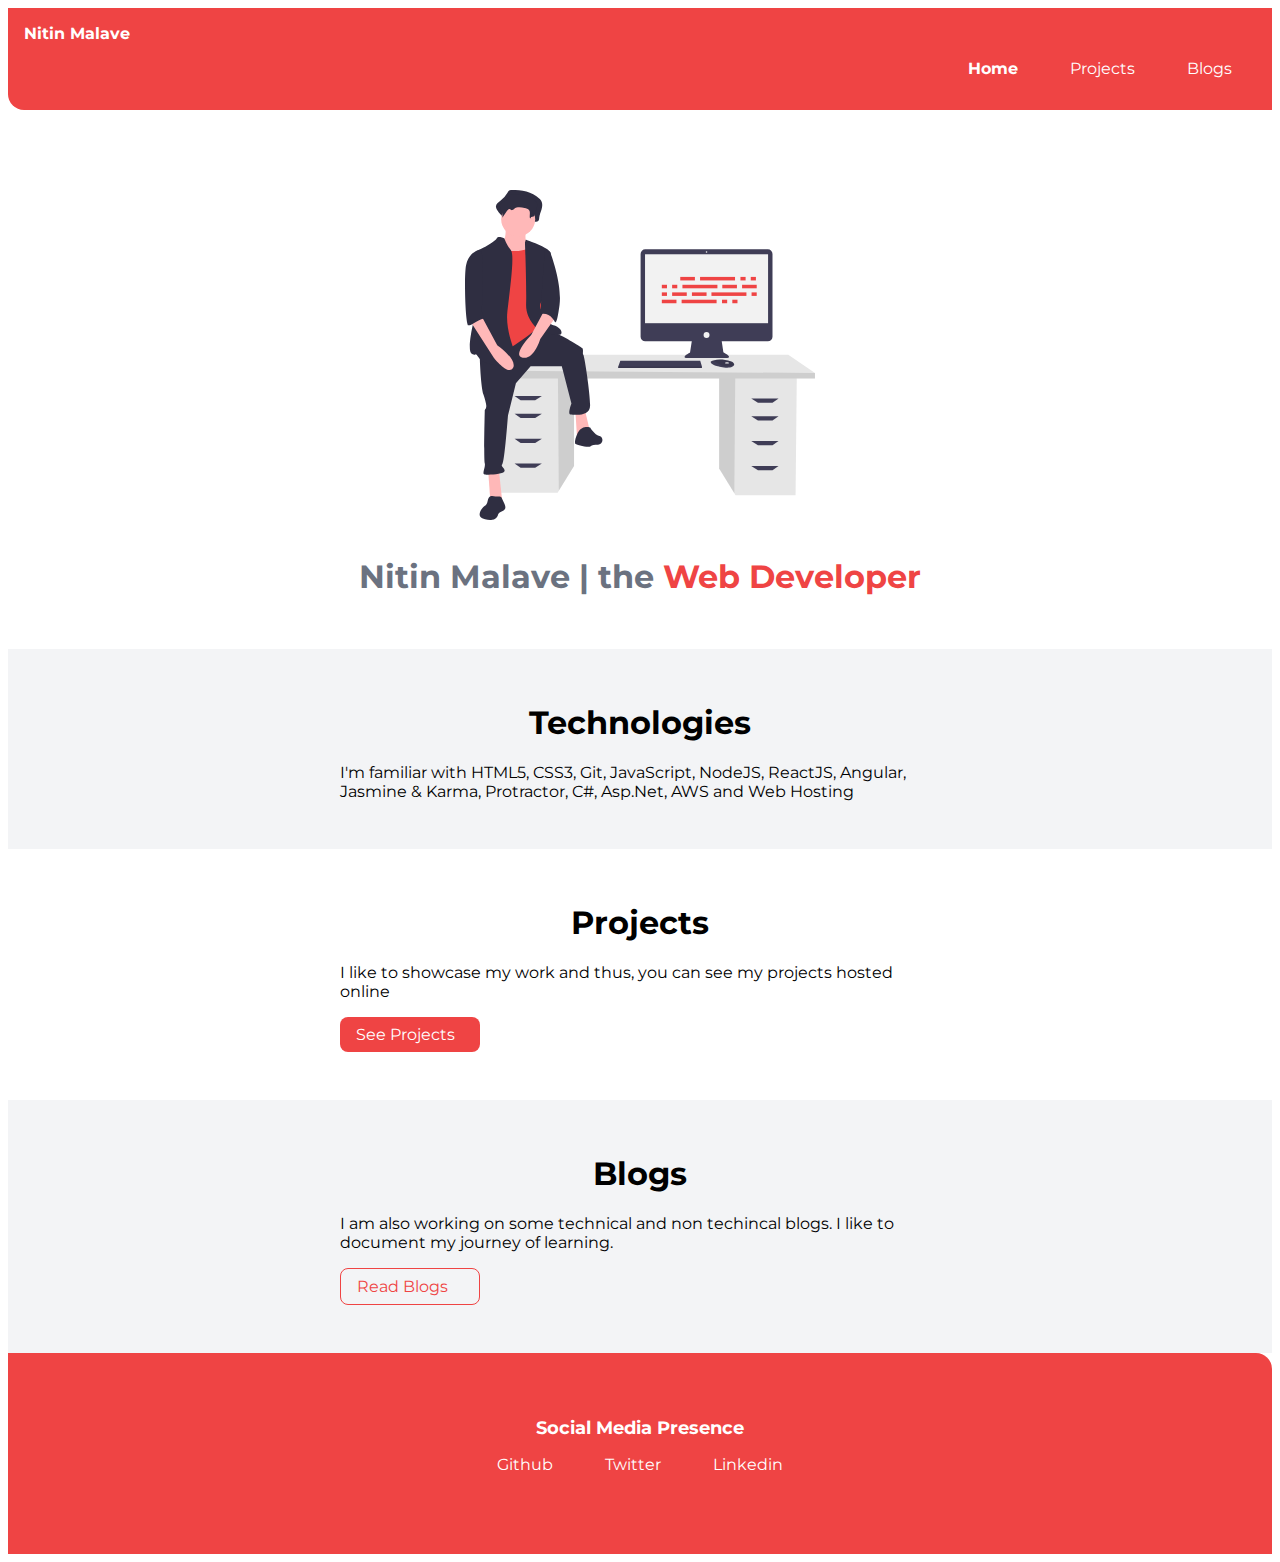
<file: index.html>
<!DOCTYPE html>
<html lang="en">
<head>
    <meta charset="UTF-8">
    <meta name="viewport" content="width=device-width, initial-scale=1.0">
    <title>home | nitinmalave</title>
    <link href="styles.css" rel="stylesheet" />
</head>
<body>
    <nav class="navigation container">
        <div class="nav-brand">Nitin Malave</div>
        <ul class="list-non-bullet nav-pills">
            <li class="list-item-inline">
                <a class="link link-active" href="/">Home</a>
            </li>
            <li class="list-item-inline">
                <a class="link" href="/projects.html">Projects</a>
            </li>
            <li class="list-item-inline">
                <a class="link" href="/blogs.html">Blogs</a>
            </li>
        </ul>
    </nav>

    <header class="hero">
        <img class="hero-image" src="images/my_svg.svg" />
        <h1 class="hero-heading">Nitin Malave | the <span class="heading-inverted"> Web Developer</span></h1>
    </header>

    <section class="section ow">
        <div class="container container-center">
            <h1>Technologies</h1>
            <p>I'm familiar with HTML5, CSS3, Git, JavaScript, NodeJS, ReactJS, Angular, Jasmine & Karma, Protractor, C#, Asp.Net, AWS and Web Hosting</p>
        </div>
    </section>

    <section class="section">
        <div class="container container-center">
            <h1>Projects</h1>
            <p>I like to showcase my work and thus, you can see my projects hosted online</p>
            <a class="link link-primary" href="/projects.html">See Projects</a>
        </div>
    </section>

    <section class="section ow">
        <div class="container container-center">
            <h1>Blogs</h1>
            <p>I am also working on some technical and non techincal blogs. I like to document my journey of learning.</p>
            <a class="link link-secondary" href="/blogs.html">Read Blogs</a>
        </div>
    </section>

    <footer class="footer">
        <div class="footer-header">Social Media Presence</div>
        <ul class="social-links list-non-bullet">
            <li class="list-item-inline">
                <a class="link" href="https://github.com/nitinmalave" target="_blank">
                    Github
                </a>
            </li>
            <li class="list-item-inline">
                <a class="link" href="https://twitter.com/malave_nitin" target="_blank">
                    Twitter
                </a>
            </li>
            <li class="list-item-inline">
                <a class="link" href="https://in.linkedin.com/in/nitin-malave-a7946711b" target="_blank">
                    Linkedin
                </a>
            </li>
            
        </ul>
    </footer>


    
</body>
</html>
</file>
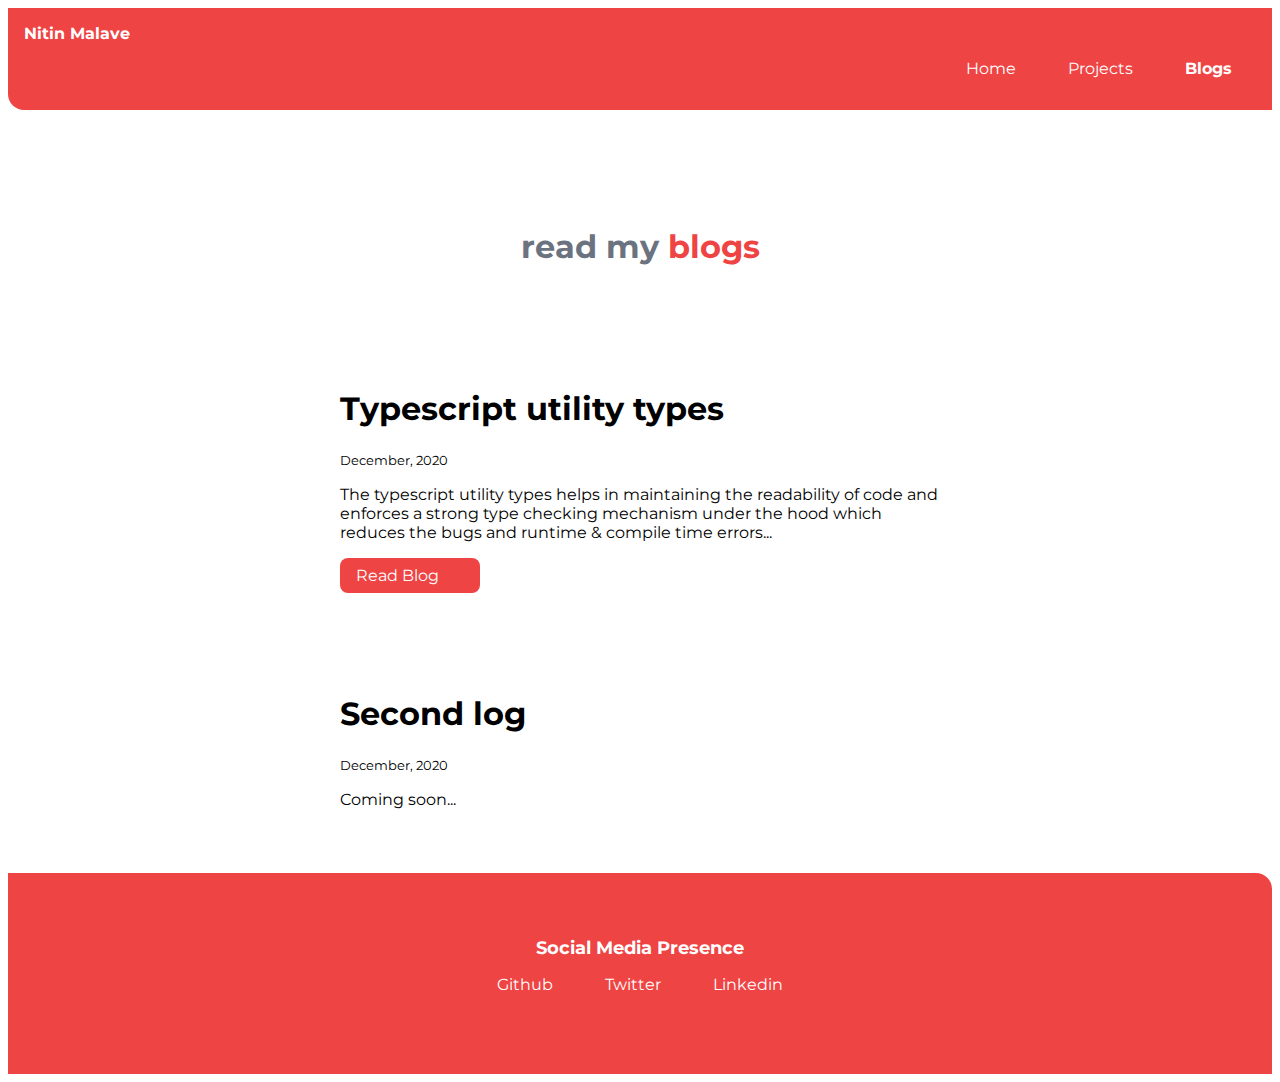
<file: blogs.html>
<!DOCTYPE html>
<html lang="en">
<head>
    <meta charset="UTF-8">
    <meta name="viewport" content="width=device-width, initial-scale=1.0">
    <link href="styles.css" rel="stylesheet" />
    <title>blogs | nitinmalave</title>
</head>
<body>
    <nav class="navigation container">
        <div class="nav-brand">Nitin Malave</div>
        <ul class="list-non-bullet nav-pills">
            <li class="list-item-inline">
                <a class="link" href="/">Home</a>
            </li>
            <li class="list-item-inline">
                <a class="link " href="/projects.html">Projects</a>
            </li>
            <li class="list-item-inline">
                <a class="link link-active" href="/blogs.html">Blogs</a>
            </li>
        </ul>
    </nav>

    <header class="hero">
        <h1 class="hero-heading">read my <span class="heading-inverted">blogs</span></h1>
    </header>

    <ul class="list-non-bullet">

        <li>
            <article class="showcase-list container container-center ">
                <h1>Typescript utility types</h1>
            <small>December, 2020</small>
            <p>The typescript utility types helps in maintaining the readability of code and enforces a strong type checking mechanism under the hood which reduces the bugs and runtime & compile time errors...</p>

            <a class="link link-primary" href="https://nitinmalave.hashnode.dev/what-are-the-basic-utility-types-in-typescript" target="_blank">Read Blog</a>
            </article>
            
        </li>

        <li>
            <article class="showcase-list container container-center ">
                <h1>Second log</h1>
                <small>December, 2020</small>
                <p>Coming soon...</p>
    
                <!-- <a class="link link-primary" aria-disabled="true" href="/blogs.html">...</a> -->
                 </article>
            
        </li>

    </ul>

   <footer class="footer">
        <div class="footer-header">Social Media Presence</div>
        <ul class="social-links list-non-bullet">
            <li class="list-item-inline">
                <a class="link" href="https://github.com/nitinmalave" target="_blank">
                    Github
                </a>
            </li>
            <li class="list-item-inline">
                <a class="link" href="https://twitter.com/malave_nitin" target="_blank">
                    Twitter
                </a>
            </li>
            <li class="list-item-inline">
                <a class="link" href="https://in.linkedin.com/in/nitin-malave-a7946711b" target="_blank">
                    Linkedin
                </a>
            </li>
            
        </ul>
    </footer>
    
</body>
</html>
</file>
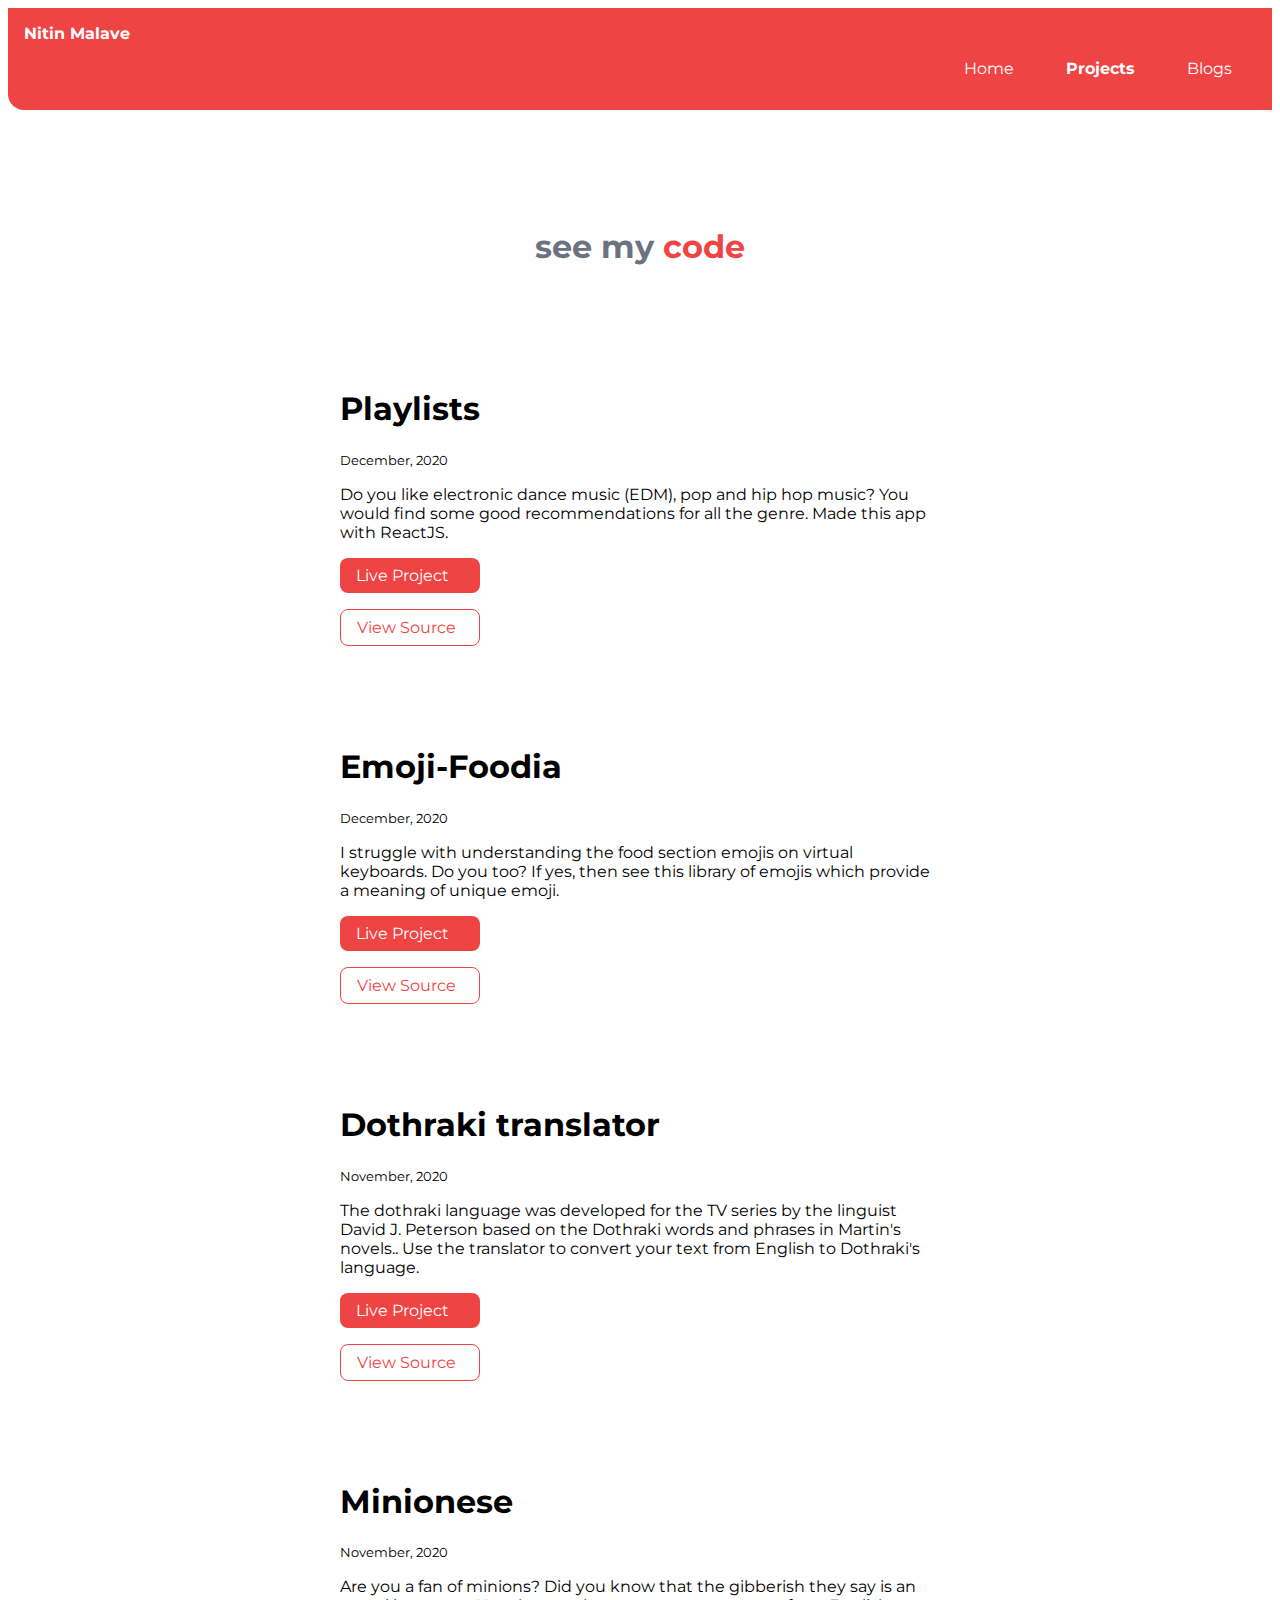
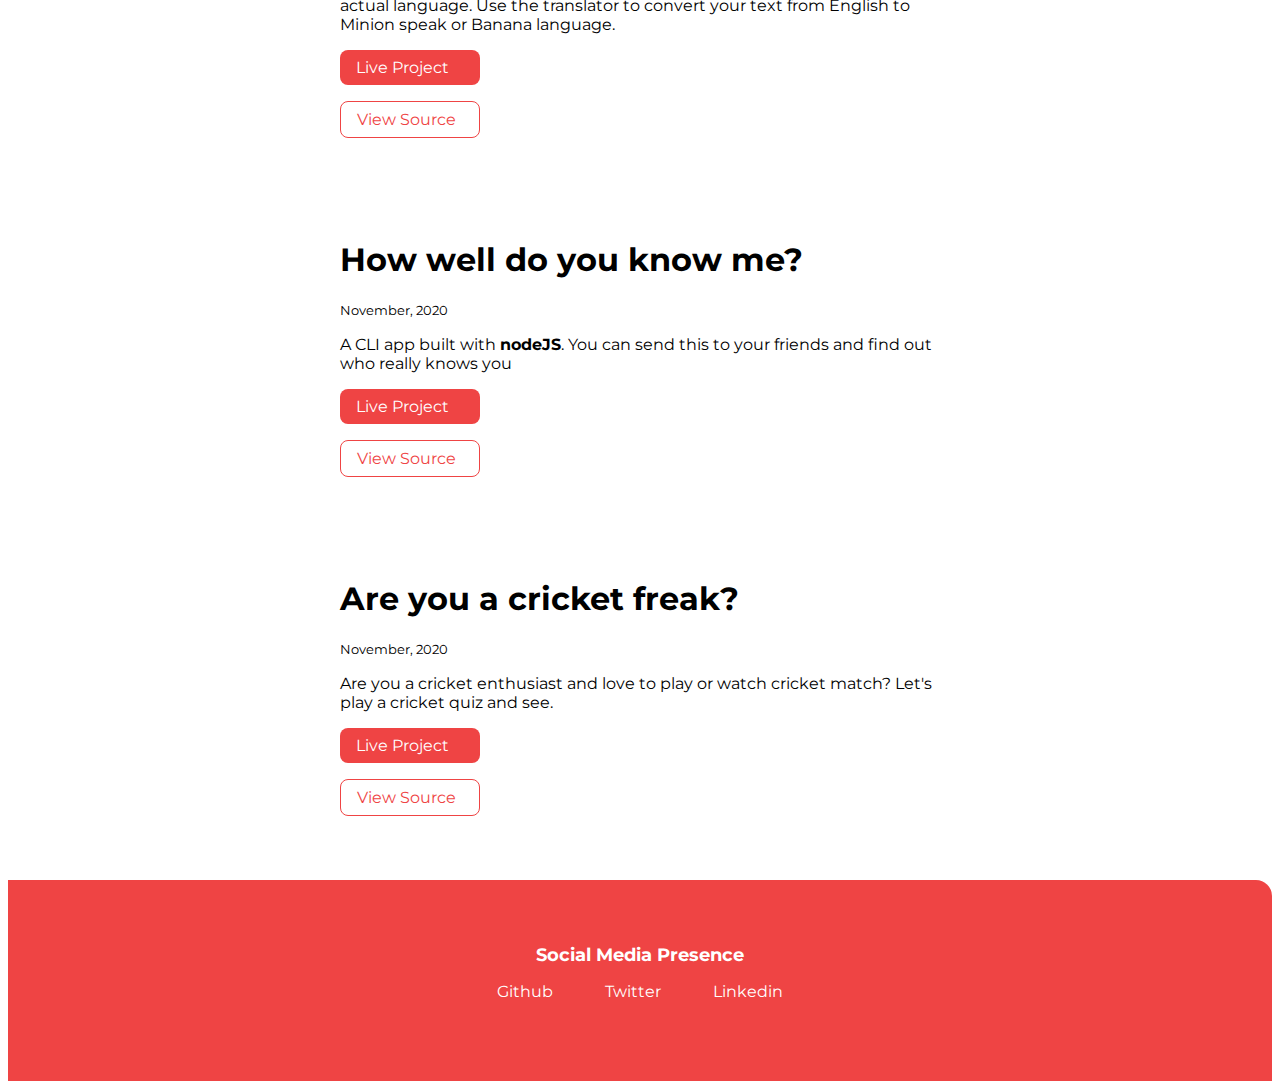
<file: projects.html>
<!DOCTYPE html>
<html lang="en">
<head>
    <meta charset="UTF-8">
    <meta name="viewport" content="width=device-width, initial-scale=1.0">
    <link href="styles.css" rel="stylesheet" />
    <title>projects | nitinmalave</title>
</head>
<body>
    <nav class="navigation container">
        <div class="nav-brand">Nitin Malave</div>
        <ul class="list-non-bullet nav-pills">
            <li class="list-item-inline">
                <a class="link" href="/">Home</a>
            </li>
            <li class="list-item-inline">
                <a class="link link-active" href="/projects.html">Projects</a>
            </li>
            <li class="list-item-inline">
                <a class="link" href="/blogs.html">Blogs</a>
            </li>
        </ul>
    </nav>

    <header class="hero">
        <h1 class="hero-heading">see my <span class="heading-inverted"> code</span></h1>
    </header>

    <ul class="list-non-bullet">

        <li>
            <article class="showcase-list container container-center ">
                <h1>Playlists</h1>
            <small>December, 2020</small>
            <p>Do you like electronic dance music (EDM), pop and hip hop music? You would find some good recommendations for all the genre. Made this app with ReactJS.</p>

            <a class="link link-primary" href="https://nitinmalave-react-playlists.netlify.app" target="_blank">Live Project</a>
            <a class="link link-secondary" href="https://github.com/nitinmalave/neogCamp-Lesson-5-Playlist-App" target="_blank">View Source</a>

            </article>
            
        </li>

        <li>
            <article class="showcase-list container container-center ">
                <h1>Emoji-Foodia</h1>
            <small>December, 2020</small>
            <p>I struggle with understanding the food section emojis on virtual keyboards. Do you too? If yes, then see this library of emojis which provide a meaning of unique emoji.</p>

            <a class="link link-primary" href="https://nitinmalave-react-emojifoodia.netlify.app/" target="_blank">Live Project</a>
            <a class="link link-secondary" href="https://github.com/nitinmalave/neogCamp-Lesson-5-Emoji-Foodia-App" target="_blank">View Source</a>

            </article>
            
        </li>

        <li>
            <article class="showcase-list container container-center ">
                <h1>Dothraki translator</h1>
            <small>November, 2020</small>
            <p>The dothraki language was developed for the TV series by the linguist David J. Peterson based on the
            Dothraki words and phrases in Martin's novels..
            Use the translator to convert your text from English to Dothraki's language.</p>

            <a class="link link-primary" href="https://nitinmalave-javascript-dothrakitranslator.netlify.app" target="_blank">Live Project</a>
            <a class="link link-secondary" href="https://github.com/nitinmalave/neogCamp-Lesson-4-Dothraki-Translator-App" target="_blank">View Source</a>

            </article>
            
        </li>

        <li>
            <article class="showcase-list container container-center ">
                <h1>Minionese</h1>
            <small>November, 2020</small>
            <p>Are you a fan of minions? Did you know that the gibberish they say is an actual language. Use the translator to convert your text from English to Minion speak or Banana language.</p>

            <a class="link link-primary" href="https://nitinmalave-javascript-bananatranslation.netlify.app" target="_blank">Live Project</a>
            <a class="link link-secondary" href="https://github.com/nitinmalave/neogCamp-Lesson-4-Banana-Transalation-App" target="_blank">View Source</a>

            </article>
            
        </li>

        <li>
            <article class="showcase-list container container-center ">
                <h1>How well do you know me?</h1>
                <small>November, 2020</small>
                <p>A CLI app built with <strong>nodeJS</strong>. You can send this to your friends and find out who really knows you</p>
    
                <a class="link link-primary" href="https://repl.it/@nitinmalave/neogCamp-Lesson-1-KnowMe-CLI-App?embed=1&output=1" target="_blank">Live Project</a>
                <a class="link link-secondary" href="https://github.com/nitinmalave/neogCamp-lesson-1-KnowMe" target="_blank">View Source</a>
            </article>
            
        </li>

        <li>
            <article class="showcase-list container container-center ">
                <h1>Are you a cricket freak?</h1>
            <small>November, 2020</small>
            <p>Are you a cricket enthusiast and love to play or watch cricket match? Let's play a cricket quiz and see.</p>

            <a class="link link-primary" href="https://repl.it/@nitinmalave/Lecture-1-Cricket-Quiz-CLI-App?embed=1&output=1" target="_blank">Live Project</a>
            <a class="link link-secondary" href="https://github.com/nitinmalave/neogCamp-Lesson-1-Cricket-Quiz-CLI-App" target="_blank">View Source</a>

            </article>
            
        </li>

    </ul>

    <footer class="footer">
        <div class="footer-header">Social Media Presence</div>
        <ul class="social-links list-non-bullet">
            <li class="list-item-inline">
                <a class="link" href="https://github.com/nitinmalave" target="_blank">
                    Github
                </a>
            </li>
            <li class="list-item-inline">
                <a class="link" href="https://twitter.com/malave_nitin" target="_blank">
                    Twitter
                </a>
            </li>
            <li class="list-item-inline">
                <a class="link" href="https://in.linkedin.com/in/nitin-malave-a7946711b" target="_blank">
                    Linkedin
                </a>
            </li>
            
        </ul>
    </footer>
    
</body>
</html>
</file>
<file: styles.css>
@import url('https://fonts.googleapis.com/css2?family=Montserrat:wght@400;700&display=swap');

/** It is a place where we defined global variables for our stylesheet**/
:root {
    --primary-color: #EF4444;
    --off-white: #F3F4F6;
    --dark-gray: #6B7280;
}

body{
    font-family: 'Montserrat',
    sans-serif;
}

hr {
    margin: 2rem 0rem;
}

/** spaces **/

.margin-md {
    margin: 2rem;
}

/** container **/
.container {
    padding: 0rem 1rem;
}

.container-center {
    max-width: 600px;
    margin: auto;
}

/** links **/
.link {
    box-sizing: border-box;
    text-decoration: none;
    padding: 0.5rem 1rem;
}

.link-primary {
    background-color: var(--primary-color);
    border-radius: 0.5rem;
    color: white;
    display: block;
    max-width: 140px;
    margin: 1rem 1rem 1rem 0rem;
}

.link-secondary {
    color: var(--primary-color);
    border-radius: 0.5rem;
    border: 1px solid var(--primary-color);
    display: block;
    max-width: 140px;
    margin: 1rem 1rem 1rem 0rem;
}

/** look into BEM naming convention for CSS **/

/** lists **/

.list-non-bullet {
    list-style: none;
    padding-inline-start: 0px;
}

.list-item-inline {
    display: inline;
    padding: 0rem 0.5rem;
}

/** navigation **/

.navigation {
    background-color: var(--primary-color);
    color: white;
    padding: 1rem;
    border-bottom-left-radius: 1rem;
}

.navigation .nav-brand {
    font-weight: bold;
}

.navigation .nav-pills {
    text-align: right;
}

.navigation .link {
    color: white;
}

.navigation .link-active {
    font-weight: bold;
}

/** header **/

.hero {
    padding: 2rem;
    padding-top: 5rem;

}

.hero .hero-image {
    max-width: 80%;
    width: 350px;
    display: block;
    margin: auto;
}

.hero .hero-heading {
    text-align: center;
    padding-top: 1rem;
    color: var(--dark-gray);
}

.hero .hero-heading .heading-inverted {
    color: var(--primary-color);
}

/** sections **/

.section {
    padding: 2rem;
}

.section h1 {
    text-align: center;

}

.ow {
    background-color: var(--off-white);
}

/** footers **/

.footer {
    background-color: var(--primary-color);
    padding: 4rem 1rem;
    text-align: center;
    color: white;
    border-top-right-radius: 1rem;
}

.footer .link {
    color: white
}

.footer .footer-header {
    font-weight: bold;
    font-size: large;
}

.footer ul {
    padding-inline-start: 0px;
}

/** projects **/
.showcase-list {
    padding: 2rem;
}

/** blogs **/
.showcase-blog {
    padding-bottom: 6rem;
}
</file>
